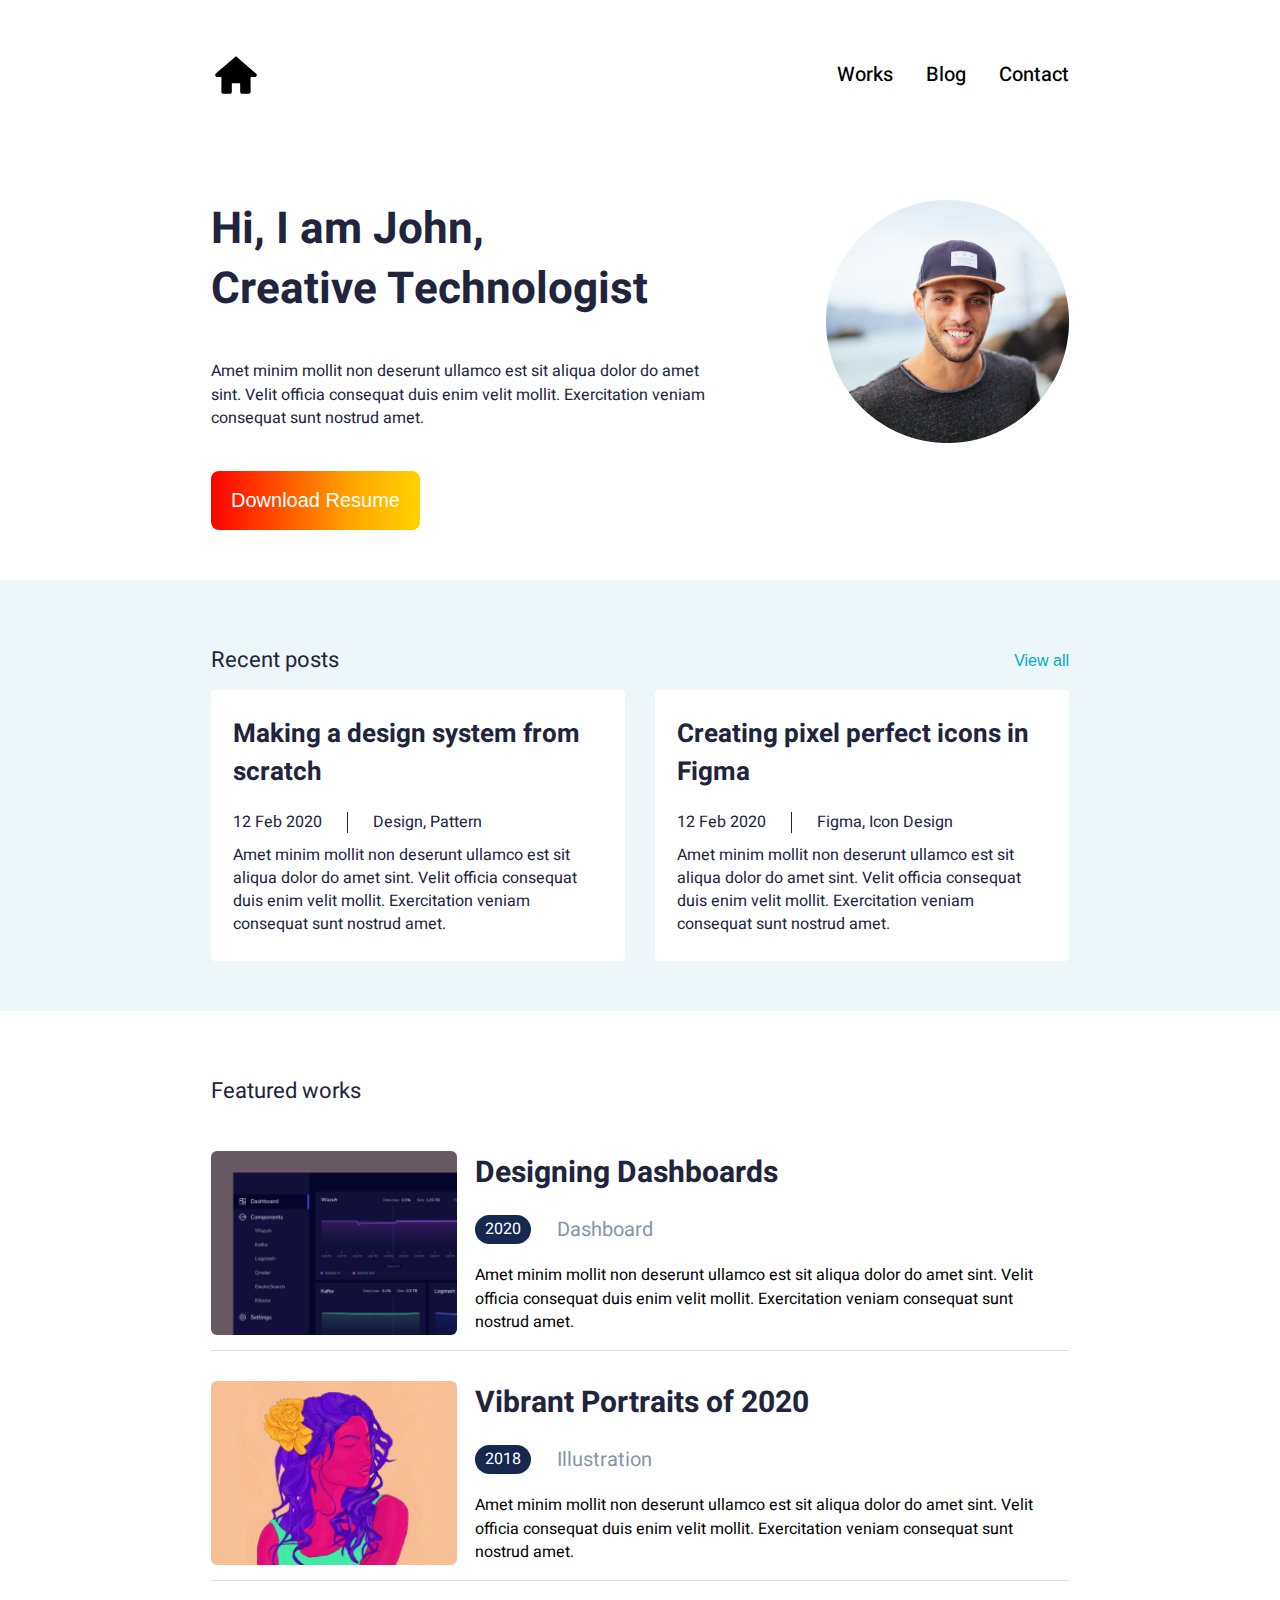
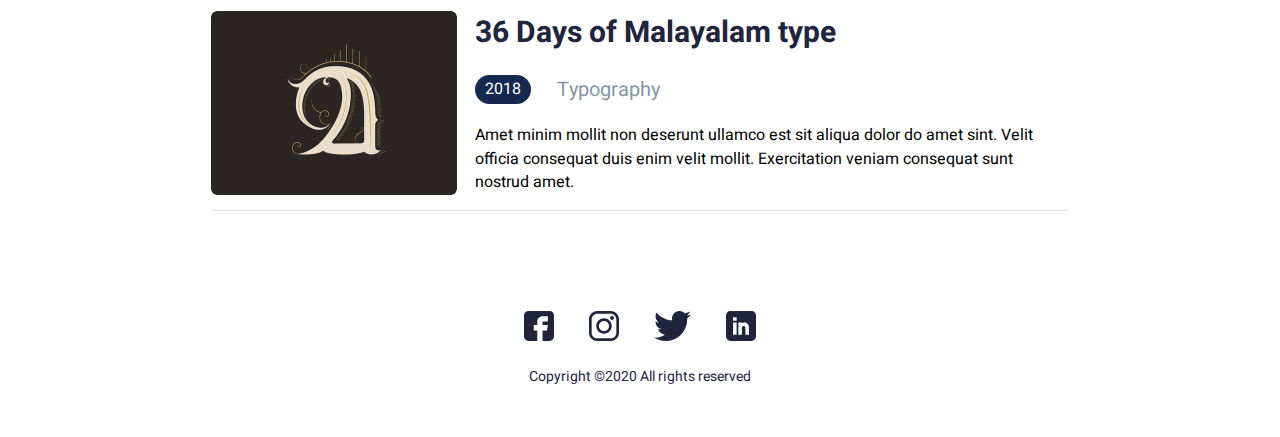
<file: index.html>
<!DOCTYPE html>
<html lang="en">

<head>
    <meta charset="UTF-8" />
    <meta name="viewport" content="width=device-width, initial-scale=1.0" />
    <title> John Teknology | Home</title>
    <link rel="stylesheet" href="css/style.css">
    <link rel="stylesheet" href="./css/font.css">
</head>

<body>
    <header class="header">
        <div class="header__container container">
            <a href="index.html"><img class="back__home" src="imges/icon/home.svg" alt="img"></a>
            <div id="mySidenav" class="sidenav">
                <a href="javascript:void(0)" class="closebtn" onclick="closeNav()">&times;</a>
                <a href="./pages/work.html">Works</a>
                <a href="pages/blog.html">Blog</a>
                <a href="pages/contact.html">Contact</a>
            </div>
            <span class="menubar" onclick="openNav()">&#9776;</span>
        </div>
        <div class="navigatia">
            <div class="navigatia__container container">
                <div class="navigatia-left">
                    <h1>Hi, I am John, Creative Technologist</h1>
                    <p>Amet minim mollit non deserunt ullamco est sit aliqua dolor do amet sint. Velit officia consequat
                        duis enim velit mollit. Exercitation veniam consequat sunt nostrud amet.</p>
                    <a href="imges/avatar.png" download><button>Download Resume</button></a>
                </div>
                <img src="imges/avatar.png" alt="img">

            </div>
        </div>
    </header>
    <main>
        <section class="recent">
            <div class="recent__container container">
                <div class="recent__top">
                    <h2>Recent posts</h2>
                    <a href="#"><button>View all</button></a>
                </div>
                <div class="recent__bottom">
                    <div class="recent__bottom-card">
                        <h3>Making a design system from scratch</h3>
                        <div class="recent__bottom-number">
                            <p>12 Feb 2020</p>
                            <p>Design, Pattern</p>
                        </div>
                        <p>Amet minim mollit non deserunt ullamco est sit aliqua dolor do amet sint. Velit officia
                            consequat duis enim velit mollit. Exercitation veniam consequat sunt nostrud amet.</p>
                    </div>
                    <div class="recent__bottom-card">
                        <h3>Creating pixel perfect icons in Figma</h3>
                        <div class="recent__bottom-number">
                            <p>12 Feb 2020</p>
                            <p>Figma, Icon Design</p>
                        </div>
                        <p>Amet minim mollit non deserunt ullamco est sit aliqua dolor do amet sint. Velit officia
                            consequat duis enim velit mollit. Exercitation veniam consequat sunt nostrud amet.</p>
                    </div>
                </div>
            </div>
        </section>
        <section class="featured">
            <div class="featured__container container">
                <h2>Featured works</h2>
                <div class="featured__bottom">
                    <div class="featured__card">
                        <img src="imges/featured_img_1.png" alt="img">

                        <div class="featured__card-right">
                            <a href="#">
                                <h3>Designing Dashboards</h3>
                            </a>
                            <div class="featured__card-num">
                                <p>2020</p>
                                <h6>Dashboard</h6>
                            </div>
                            <p>Amet minim mollit non deserunt ullamco est sit aliqua dolor do amet sint. Velit officia
                                consequat duis enim velit mollit. Exercitation veniam consequat sunt nostrud amet.</p>
                        </div>
                    </div>
                    <div class="featured__card">
                        <img src="imges/featured_img_2.png" alt="img">

                        <div class="featured__card-right">
                            <a href="#">
                                <h3>Vibrant Portraits of 2020</h3>
                            </a>
                            <div class="featured__card-num">
                                <p>2018</p>
                                <h6>Illustration</h6>
                            </div>
                            <p>Amet minim mollit non deserunt ullamco est sit aliqua dolor do amet sint. Velit officia
                                consequat duis enim velit mollit. Exercitation veniam consequat sunt nostrud amet.</p>
                        </div>
                    </div>
                    <div class="featured__card">
                        <img src="imges/featured_img_3.png" alt="img">

                        <div class="featured__card-right">
                            <a href="#">
                                <h3>36 Days of Malayalam type</h3>
                            </a>
                            <div class="featured__card-num">
                                <p>2018</p>
                                <h6>Typography</h6>
                            </div>
                            <p>Amet minim mollit non deserunt ullamco est sit aliqua dolor do amet sint. Velit officia
                                consequat duis enim velit mollit. Exercitation veniam consequat sunt nostrud amet.</p>
                        </div>
                    </div>
                </div>
            </div>
        </section>
    </main>
    <div class="footer">
        <div class="footer__container container">
            <nav class="footer__container">
                <ul class="sitenav__link">
                    <a href="#"><img src="./imges/icon/fb.svg" alt="img">
                    </a>
                    <a href="#"><img src="./imges/icon/insta.svg" alt="img">
                    </a>
                    <a href="#"><img src="./imges/icon/twitter.svg" alt="img">
                    </a>
                    <a href="#"><img src="./imges/icon/Linkedin.svg" alt="img">
                    </a>
                </ul>
                <p> Copyright ©2020 All rights reserved </p>
            </nav>
        </div>
    </div>
    <script src="js/app.js"></script>
</body>

</html>
</file>
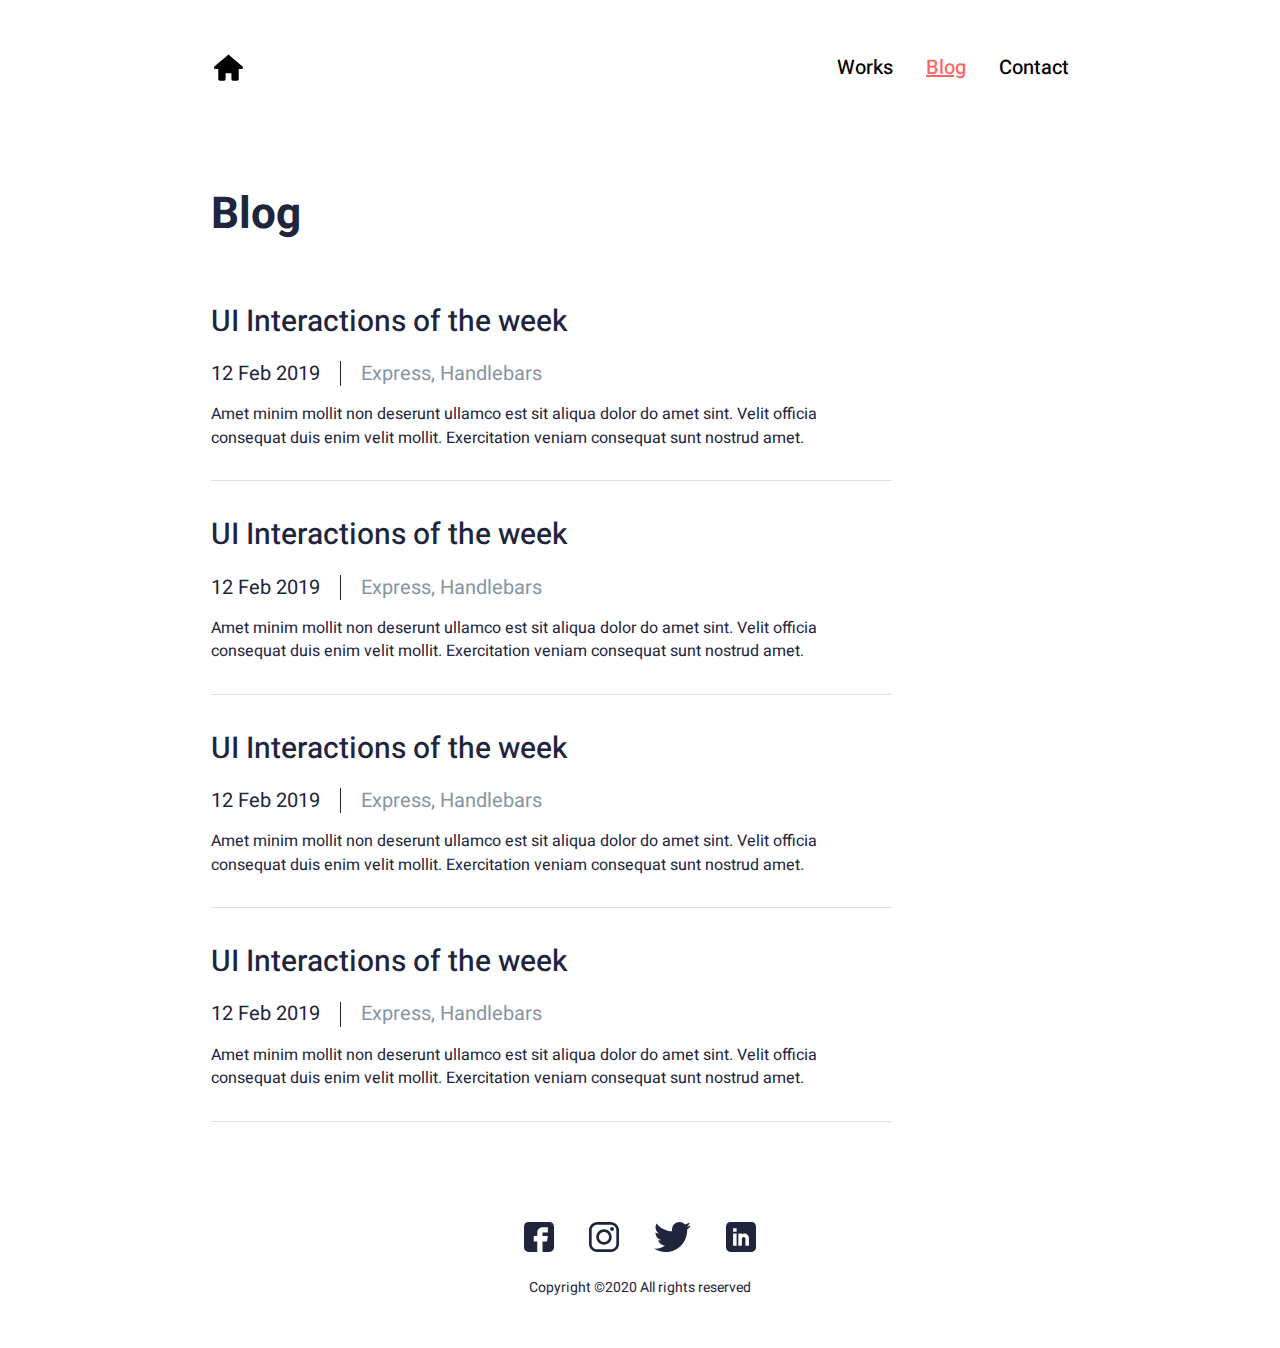
<file: pages/blog.html>
<!DOCTYPE html>
<html lang="en">

<head>
    <meta charset="UTF-8">
    <meta name="viewport" content="width=device-width, initial-scale=1.0">
    <title>John Teknology | Blog</title>
    <link rel="stylesheet" href="../css/blog.css">
    <link rel="stylesheet" href="../css/font.css">
</head>

<body>
    <header class="header">
        <div class="header__container container">
            <a href="../index.html"><img class="back__home" src="../imges/icon/home.svg" alt="img"></a>
            <div id="mySidenav" class="sidenav">
                <a href="javascript:void(0)" class="closebtn" onclick="closeNav()">&times;</a>
                <a href="../pages/work.html">Works</a>
                <a style="color: #FF6464; text-decoration: underline; " href="../pages/blog.html">Blog</a>
                <a href="contact.html">Contact</a>
            </div>
            <span class="menubar" onclick="openNav()">&#9776;</span>
        </div>
    </header>
    <main>
        <section class="blog">
            <div class="blog__container container">
                <h2>Blog</h2>
                <div class="blog__bottom">
                    <div class="blog__card">
                        <a href="#">
                            <h3>UI Interactions of the week</h3>
                        </a>
                        <div class="blog__num">
                            <h5>12 Feb 2019</h5>
                            <h6>Express, Handlebars</h6>
                        </div>
                        <p>Amet minim mollit non deserunt ullamco est sit aliqua dolor do amet sint. Velit officia
                            consequat duis enim velit mollit. Exercitation veniam consequat sunt nostrud amet.</p>
                    </div>
                    <div class="blog__card">
                        <a href="#">
                            <h3>UI Interactions of the week</h3>
                        </a>
                        <div class="blog__num">
                            <h5>12 Feb 2019</h5>
                            <h6>Express, Handlebars</h6>
                        </div>
                        <p>Amet minim mollit non deserunt ullamco est sit aliqua dolor do amet sint. Velit officia
                            consequat duis enim velit mollit. Exercitation veniam consequat sunt nostrud amet.</p>
                    </div>
                    <div class="blog__card">
                        <a href="#">
                            <h3>UI Interactions of the week</h3>
                        </a>
                        <div class="blog__num">
                            <h5>12 Feb 2019</h5>
                            <h6>Express, Handlebars</h6>
                        </div>
                        <p>Amet minim mollit non deserunt ullamco est sit aliqua dolor do amet sint. Velit officia
                            consequat duis enim velit mollit. Exercitation veniam consequat sunt nostrud amet.</p>
                    </div>
                    <div class="blog__card">
                        <a href="#">
                            <h3>UI Interactions of the week</h3>
                        </a>
                        <div class="blog__num">
                            <h5>12 Feb 2019</h5>
                            <h6>Express, Handlebars</h6>
                        </div>
                        <p>Amet minim mollit non deserunt ullamco est sit aliqua dolor do amet sint. Velit officia
                            consequat duis enim velit mollit. Exercitation veniam consequat sunt nostrud amet.</p>
                    </div>
                </div>
            </div>
        </section>
    </main>
    <div class="footer">
        <div class="footer__container container">
            <nav class="footer__container">
                <ul class="sitenav__link">
                    <a href="#"><img src="../imges/icon/fb.svg" alt="img">
                    </a>
                    <a href="#"><img src="../imges/icon/insta.svg" alt="img">
                    </a>
                    <a href="#"><img src="../imges/icon/twitter.svg" alt="img">
                    </a>
                    <a href="#"><img src="../imges/icon/Linkedin.svg" alt="img">
                    </a>
                </ul>
                <p> Copyright ©2020 All rights reserved </p>
            </nav>
        </div>
    </div>
    <script src="../js/app.js"></script>
</body>

</html>
</file>
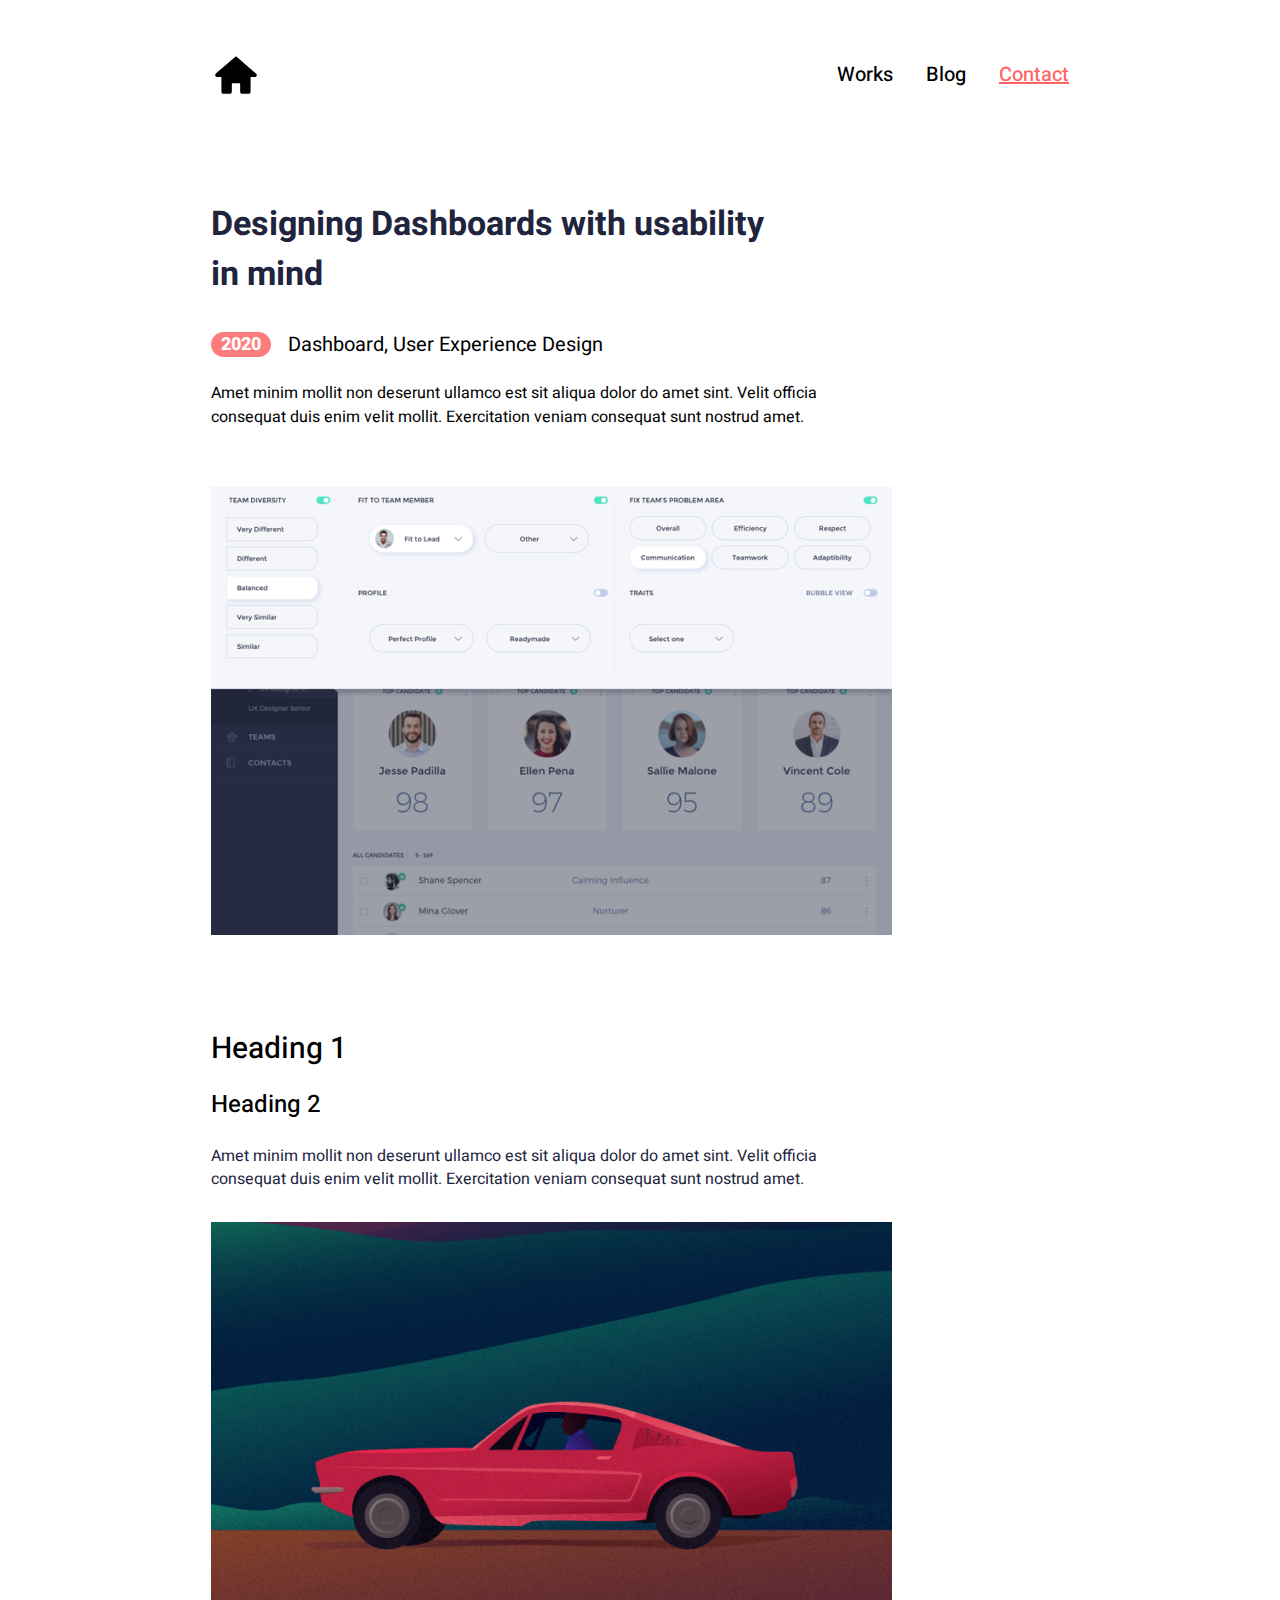
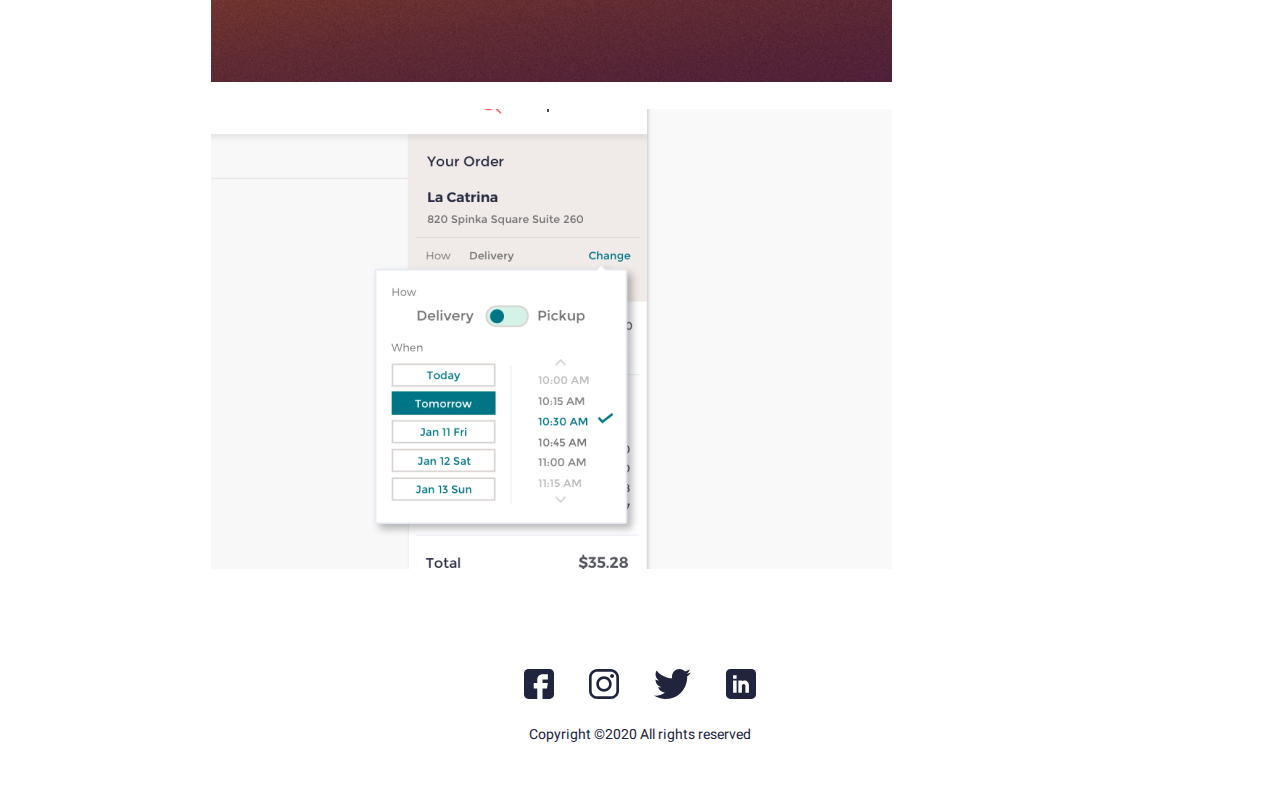
<file: pages/contact.html>
<!DOCTYPE html>
<html lang="en">

<head>
    <meta charset="UTF-8">
    <meta name="viewport" content="width=device-width, initial-scale=1.0">
    <title>John Teknology | Contact</title>
    <link rel="stylesheet" href="../css/contact.css">
    <link rel="stylesheet" href="../css/font.css">
</head>

<body>
    <header class="header">
        <div class="header__container container">
            <a href="../index.html"><img class="back__home" src="../imges/icon/home.svg" alt="img"></a>
            <div id="mySidenav" class="sidenav">
                <a href="javascript:void(0)" class="closebtn" onclick="closeNav()">&times;</a>
                <a href="../pages/work.html">Works</a>
                <a href="../pages/blog.html">Blog</a>
                <a style="color: #FF6464; text-decoration: underline; " href="contact.html">Contact</a>
            </div>
            <span class="menubar" onclick="openNav()">&#9776;</span>
        </div>
    </header>
    <main>
        <section class="dashboard">
            <div class="dashboard__container container">
                <h2>Designing Dashboards with usability in mind</h2>
                <div class="dashboard__year">
                    <h5>2020</h5>
                    <a href="#img1">
                        <h6>Dashboard, User Experience Design</h6>
                    </a>
                </div>
                <p>Amet minim mollit non deserunt ullamco est sit aliqua dolor do amet sint. Velit officia consequat
                    duis enim velit mollit. Exercitation veniam consequat sunt nostrud amet.</p>
                <img id="img1" src="../imges/rectangle 1.png" alt="img">

            </div>
        </section>
        <section class="headings">
            <div class="headings__container container">
                <a href="#img2">
                    <h3>Heading 1</h3>
                </a>
                <a href="#img3">
                    <h4>Heading 2</h4>
                </a>
                <p>Amet minim mollit non deserunt ullamco est sit aliqua dolor do amet sint. Velit officia consequat
                    duis enim velit mollit. Exercitation veniam consequat sunt nostrud amet.</p>
                <img id="img2" src="../imges/rectangle 2.png" alt="img">
                <img id="img3" class="img2" src="../imges/rectangle 3.png" alt="img">
            </div>
        </section>
    </main>
    <div class="footer">
        <div class="footer__container container">
            <nav class="footer__container">
                <ul class="sitenav__link">
                    <a href="#"><img src="../imges/icon/fb.svg" alt="img">
                    </a>
                    <a href="#"><img src="../imges/icon/insta.svg" alt="img">
                    </a>
                    <a href="#"><img src="../imges/icon/twitter.svg" alt="img">
                    </a>
                    <a href="#"><img src="../imges/icon/Linkedin.svg" alt="img">
                    </a>
                </ul>
                <p> Copyright ©2020 All rights reserved </p>
            </nav>
        </div>
    </div>
    <script src="../js/app.js"></script>
</body>

</html>
</file>
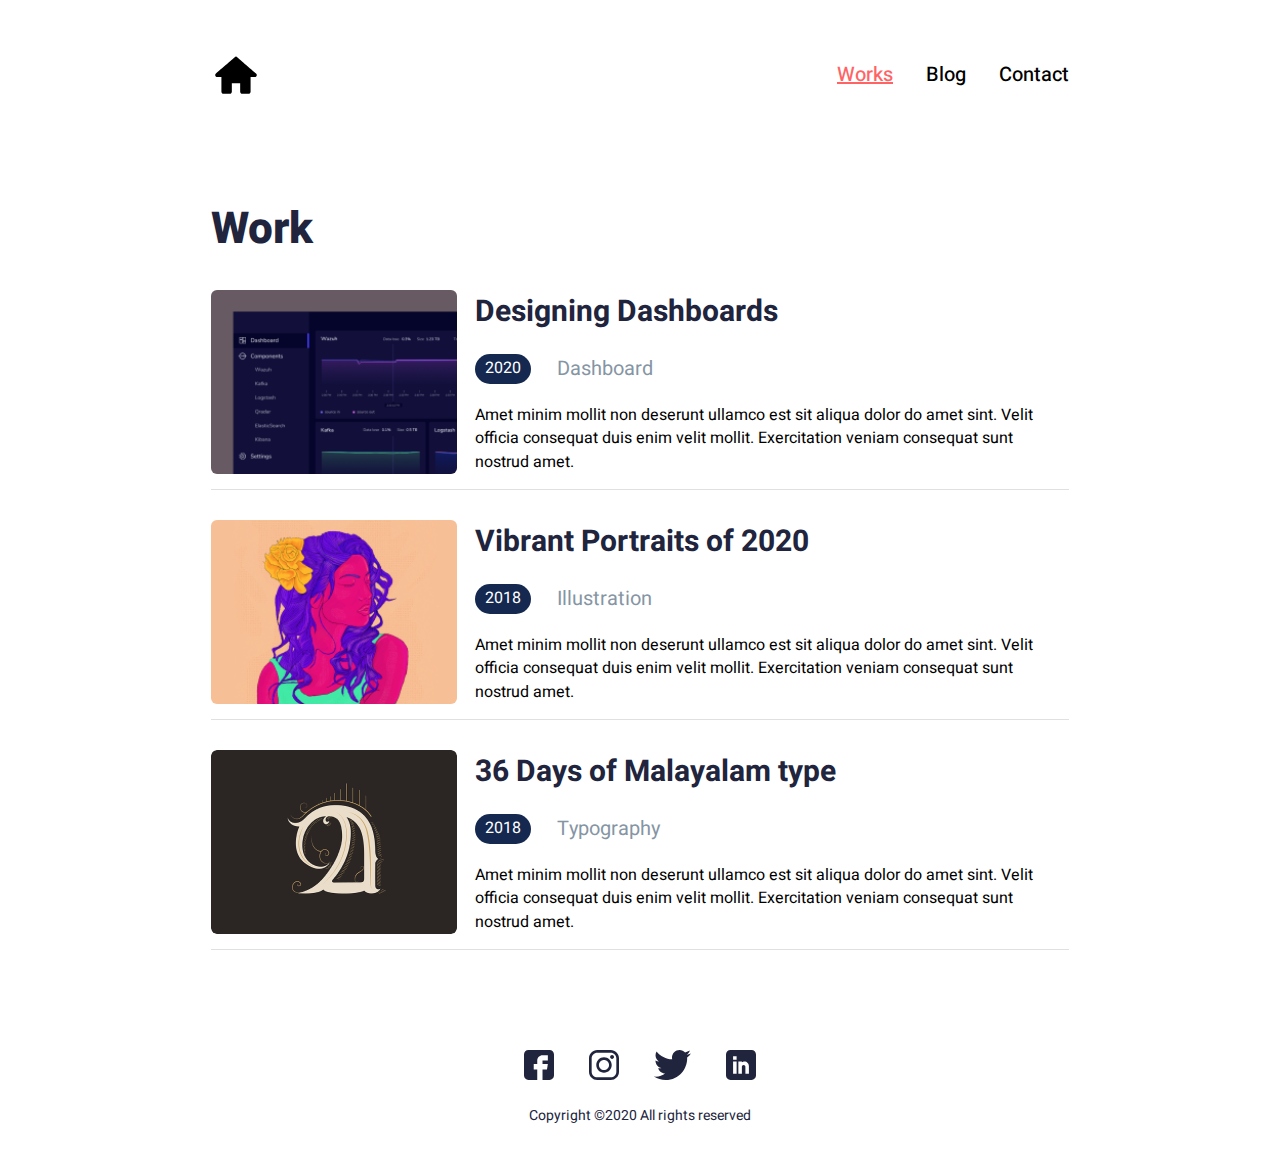
<file: pages/work.html>
<!DOCTYPE html>
<html lang="en">

<head>
    <meta charset="UTF-8">
    <meta name="viewport" content="width=device-width, initial-scale=1.0">
    <title>John Teknology | Works</title>
    <link rel="stylesheet" href="../css/work.css">
    <link rel="stylesheet" href="../css/font.css">
</head>

<body>
    <header class="header">
        <div class="header__container container">
            <a href="../index.html"><img class="back__home" src="../imges/icon/home.svg" alt="img"></a>
            <div id="mySidenav" class="sidenav">
                <a href="javascript:void(0)" class="closebtn" onclick="closeNav()">&times;</a>
                <a style="color: #FF6464; text-decoration: underline; " href="../pages/work.html">Works</a>
                <a href="../pages/blog.html">Blog</a>
                <a href="contact.html">Contact</a>
            </div>
            <span class="menubar" onclick="openNav()">&#9776;</span>
        </div>
    </header>
    <main>
        <section class="featured">
            <div class="featured__container container">
                <h2>Work</h2>
                <div class="featured__bottom">
                    <div class="featured__card">
                        <img src="../imges/featured_img_1.png" alt="img">

                        <div class="featured__card-right">
                            <a href="#">
                                <h3>Designing Dashboards</h3>
                            </a>
                            <div class="featured__card-num">
                                <p>2020</p>
                                <h6>Dashboard</h6>
                            </div>
                            <p>Amet minim mollit non deserunt ullamco est sit aliqua dolor do amet sint. Velit officia
                                consequat duis enim velit mollit. Exercitation veniam consequat sunt nostrud amet.</p>
                        </div>
                    </div>
                    <div class="featured__card">
                        <img src="../imges/featured_img_2.png" alt="img">

                        <div class="featured__card-right">
                            <a href="#">
                                <h3>Vibrant Portraits of 2020</h3>
                            </a>
                            <div class="featured__card-num">
                                <p>2018</p>
                                <h6>Illustration</h6>
                            </div>
                            <p>Amet minim mollit non deserunt ullamco est sit aliqua dolor do amet sint. Velit officia
                                consequat duis enim velit mollit. Exercitation veniam consequat sunt nostrud amet.</p>
                        </div>
                    </div>
                    <div class="featured__card">
                        <img src="../imges/featured_img_3.png" alt="img">

                        <div class="featured__card-right">
                            <a href="#">
                                <h3>36 Days of Malayalam type</h3>
                            </a>
                            <div class="featured__card-num">
                                <p>2018</p>
                                <h6>Typography</h6>
                            </div>
                            <p>Amet minim mollit non deserunt ullamco est sit aliqua dolor do amet sint. Velit officia
                                consequat duis enim velit mollit. Exercitation veniam consequat sunt nostrud amet.</p>
                        </div>
                    </div>
                </div>
            </div>
        </section>
    </main>
    <div class="footer">
        <div class="footer__container container">
            <nav class="footer__container">
                <ul class="sitenav__link">
                    <a href="#"><img src="../imges/icon/fb.svg" alt="img">
                    </a>
                    <a href="#"><img src="../imges/icon/insta.svg" alt="img">
                    </a>
                    <a href="#"><img src="../imges/icon/twitter.svg" alt="img">
                    </a>
                    <a href="#"><img src="../imges/icon/Linkedin.svg" alt="img">
                    </a>
                </ul>
                <p> Copyright ©2020 All rights reserved </p>
            </nav>
        </div>
    </div>
    <script src="../js/app.js"></script>
</body>

</html>
</file>
<file: css/style.css>
* {
    padding: 0;
    margin: 0;
    box-sizing: border-box;
}

::selection {
    color: #fff;
    background: #142850;
}

html {
    font-size: 62.5%;
    height: 100%;
    scroll-behavior: smooth;
}

body {
    font-family: "Heebo";
    height: 100%;
    display: flex;
    flex-direction: column;
    font-size: 16px;
    line-height: 15px;
}

ul,
ol {
    list-style: none;
}

a {
    display: inline-block;
    text-decoration: none;
}

img {
    display: flex;
    object-fit: cover;
    transition: 0.3s ease-in-out;
    cursor: no-drop;
}

img:hover {
    transform: scale(1.1);
}

.container {
    max-width: 958px;
    width: 100%;
    margin-left: auto;
    margin-right: auto;
    padding-left: 20px;
    padding-right: 20px;
    padding-left: 50px;
    padding: 50px;
}

main {
    flex-grow: 1;
}

.header__container {
    display: flex;
    justify-content: space-between;
    align-items: center;
    width: 100%;
    margin-left: auto;
    margin-right: auto;
    padding-left: 20px;
    padding-right: 20px;
    padding-left: 50px;
    padding: 50px;
}

.navigatia__container {
    display: flex;
    justify-content: space-between;
    column-gap: 15px;
}

.back__home {
    width: 50px;
    cursor: pointer;
}

.navigatia-left {
    max-width: 497px;
    display: flex;
    flex-direction: column;
    row-gap: 40px;
}

.navigatia-left h1 {
    max-width: 446px;
    font-size: 44px;
    font-weight: 700;
    line-height: 60px;
    color: #21243D;
}

.navigatia-left p {
    max-width: 497px;
    font-size: 16px;
    font-weight: 400;
    line-height: 23.5px;
    color: #21243D;
}

.navigatia-left button {
    padding: 15px 20px;
    max-width: 280px;
    transition: all 1s;
    font-size: 20px;
    font-weight: 500;
    line-height: 29px;
    color: #fff;
    cursor: pointer;
    background: linear-gradient(90deg, red, orange, yellow, green, blue, indigo, violet);
    background-size: 400%;
    border: none;
    border-radius: 8px;
    cursor: pointer;
    animation: rainbow 10s infinite linear;
}

@keyframes rainbow {
    0% {
        background-position: 0%;
    }

    100% {
        background-position: 400%;
    }
}

.navigatia-left button:active {
    transition: 0.3s;
    transform: scale(0.9);
}

.navigatia__container img {
    max-width: 243px;
    height: 243px;
}

.navigatia__container img:hover {
    transform: rotate(-10deg);
    filter: grayscale(120%);
}

.footer__container {
    display: flex;
    flex-direction: column;
    align-items: center;
    row-gap: 26px;
}

.footer__container p {
    max-width: 222px;
    font-size: 14px;
    font-weight: 400;
    line-height: 20px;
    color: #21243D;
}

.sidenav {
    display: flex;
    align-items: center;
    column-gap: 33px;
}

a {
    font-size: 20px;
    font-weight: 500;
    line-height: 29.38px;
    color: #000;
}

a:hover {
    color: #8695A4;
    text-decoration: underline;
}

.closebtn {
    display: none;
}

.menubar {
    cursor: pointer;
    font-style: 30px;
    display: none;
}

.recent {
    display: flex;
    flex-direction: column;
    row-gap: 22px;
    background-color: #EDF7FA;
}

.recent__top {
    display: flex;
    justify-content: space-between;
    align-items: center;
}

.recent__top h2 {
    max-width: 129px;
    font-size: 22px;
    font-weight: 400;
    line-height: 60px;
    color: #21243D;
}

.recent__top button {
    max-width: 208px;
    font-size: 16px;
    font-weight: 400;
    line-height: 23px;
    color: #00A8CC;
    background: none;
    border: none;
    cursor: pointer;
    transition: 0.3s;
}

.recent__top button:hover {
    color: #21243D;
}

.recent__bottom {
    display: flex;
    justify-content: space-between;
    align-items: center;
    column-gap: 30px;
}

.recent__bottom-card {
    max-width: 418px;
    border-radius: 4px;
    display: flex;
    flex-direction: column;
    padding: 25px 22px;
    background-color: #fff;
}

.recent__bottom-card h3 {
    max-width: 374px;
    font-size: 26px;
    font-weight: 700;
    line-height: 38px;
    color: #21243D;
}

.recent__bottom-number {
    display: flex;
    align-items: center;
    column-gap: 25px;
    margin-top: 20px;
    margin-bottom: 10px;
}

.recent__bottom-number p {
    display: flex;
    align-items: center;
    font-size: 18px;
    font-weight: 400;
    line-height: 26px;
    color: #21243D;
}

.recent__bottom-number p:nth-child(2) {
    border-left: 1px solid #21243D;
    padding-left: 25px;
    height: 21px;
}

.recent__bottom-card p {
    max-width: 368px;
    font-family: "Heebo";
    font-size: 16px;
    font-weight: 400;
    line-height: 23px;
    color: #21243D;
}

.sitenav__link {
    display: flex;
    align-items: center;
    column-gap: 35px;
}

.sitenav__link a img:hover {
    transform: translateY(-7px);
    cursor: pointer;
}

.featured__container {
    display: flex;
    flex-direction: column;
    row-gap: 30px;
}

.featured__container h2 {
    font-size: 22px;
    font-weight: 400;
    line-height: 60px;
    color: #21243D;
}

.featured__bottom {
    display: flex;
    flex-direction: column;
    row-gap: 30px;
}

.featured__card {
    padding-bottom: 15px;
    border-bottom: 1px solid #E0E0E0;
    display: flex;
    gap: 18px;
}

.featured__card img {
    max-width: 246px;
    border-radius: 6px;
}

.featured__card-right {
    display: flex;
    flex-direction: column;
    row-gap: 20px;
}

.featured__card-right h3 {
    max-width: 365px;
    font-size: 30px;
    font-weight: 700;
    line-height: 44px;
    color: #21243D;
}

.featured__card-num {
    display: flex;
    align-items: center;
    column-gap: 26px;
}

.featured__card-num p {
    max-width: 62px;
    font-size: 18px;
    font-weight: 900;
    color: #fff;
    background-color: #142850;
    padding: 3px 10px;
    border-radius: 16px;
    margin: 0;
}

.featured__card-num h6 {
    font-size: 20px;
    font-weight: 400;
    line-height: 29.38px;
    color: #8695A4;
}

.featured__card-right p {
    max-width: 594px;
    font-size: 16px;
    font-weight: 400;
    line-height: 23.5px;
}

@media screen and (max-width:794px) {
    .navigatia-left {
        row-gap: 20px;
    }

    .navigatia-left h1 {
        font-size: 37px;
        line-height: 40px;
    }

    .recent__bottom-card h3 {
        font-size: 21px;
        line-height: 33px;
    }

    .recent__bottom-number {
        display: flex;
        column-gap: 23px;
    }

    .recent__bottom-number p {
        font-size: 11px;
        line-height: 1.1;
    }

    .sidenav {
        display: block;
        height: 100%;
        width: 250px;
        position: fixed;
        z-index: 1;
        top: 0;
        right: 0;
        overflow-x: hidden;
        padding-top: 60px;
        transition: 0.3s;
        background-color: #8695A4;
        backdrop-filter: blur(5px) brightness(80%);
    }

    .sidenav a {
        padding: 8px 8px 8px 32px;
        text-decoration: none;
        color: #142850;
        display: block;
    }

    .sidenav .closebtn {
        position: absolute;
        top: 0;
        right: 25px;
        font-size: 36px;
        margin-left: 50px;
    }

    .menubar {
        display: block;
        font-size: 30px;
    }

    .featured__card-right h3 {
        font-size: 25px;
        line-height: 33px;
    }
}

@media screen and (max-width:587px) {
    .sidenav {
        padding-top: 15px;
    }

    .sidenav a {
        font-size: 18px;
    }

    .navigatia__container {
        display: flex;
        flex-direction: column-reverse;
        align-items: center;
        row-gap: 34px;
    }

    .navigatia-left {
        display: flex;
        flex-direction: column;
        align-items: center;
        text-align: center;
    }

    .recent {
        display: flex;
        flex-direction: column;
        align-items: center;
    }

    .recent__top {
        display: flex;
        flex-direction: column;
        margin-bottom: 20px;
    }

    .recent__bottom {
        display: flex;
        flex-direction: column;
        row-gap: 17px;
    }

    .recent__bottom-card {
        padding: 12px 15px;
    }

    .recent__bottom-card h3 {
        font-size: 22px;
    }

    .sitenav__link {
        display: flex;
        column-gap: 25px;
    }

    .featured__container {
        display: flex;
        flex-direction: column;
        align-items: center;
    }

    .featured__card {
        max-width: 344px;
        display: flex;
        flex-direction: column;
        row-gap: 17px;
    }

    .featured__card img {
        max-width: 339px;
    }

    .featured__card-right {
        display: flex;
        flex-direction: column;
        row-gap: 0;
    }

    .featured__card-num {
        margin-top: 16px;
        margin-bottom: 25px;
    }
}
</file>
<file: css/font.css>
/* heebo-200 - latin */

@font-face {
    font-display: swap;
    /* Check https://developer.mozilla.org/en-US/docs/Web/CSS/@font-face/font-display for other options. */
    font-family: 'Heebo';
    font-style: normal;
    font-weight: 200;
    src: url('../fonts/heebo-v26-latin-200.woff2') format('woff2');
    /* Chrome 36+, Opera 23+, Firefox 39+, Safari 12+, iOS 10+ */
}


/* heebo-300 - latin */

@font-face {
    font-display: swap;
    /* Check https://developer.mozilla.org/en-US/docs/Web/CSS/@font-face/font-display for other options. */
    font-family: 'Heebo';
    font-style: normal;
    font-weight: 300;
    src: url('../fonts/heebo-v26-latin-300.woff2') format('woff2');
    /* Chrome 36+, Opera 23+, Firefox 39+, Safari 12+, iOS 10+ */
}


/* heebo-regular - latin */

@font-face {
    font-display: swap;
    /* Check https://developer.mozilla.org/en-US/docs/Web/CSS/@font-face/font-display for other options. */
    font-family: 'Heebo';
    font-style: normal;
    font-weight: 400;
    src: url('../fonts/heebo-v26-latin-regular.woff2') format('woff2');
    /* Chrome 36+, Opera 23+, Firefox 39+, Safari 12+, iOS 10+ */
}


/* heebo-500 - latin */

@font-face {
    font-display: swap;
    /* Check https://developer.mozilla.org/en-US/docs/Web/CSS/@font-face/font-display for other options. */
    font-family: 'Heebo';
    font-style: normal;
    font-weight: 500;
    src: url('../fonts/heebo-v26-latin-500.woff2') format('woff2');
    /* Chrome 36+, Opera 23+, Firefox 39+, Safari 12+, iOS 10+ */
}


/* heebo-600 - latin */

@font-face {
    font-display: swap;
    /* Check https://developer.mozilla.org/en-US/docs/Web/CSS/@font-face/font-display for other options. */
    font-family: 'Heebo';
    font-style: normal;
    font-weight: 600;
    src: url('../fonts/heebo-v26-latin-600.woff2') format('woff2');
    /* Chrome 36+, Opera 23+, Firefox 39+, Safari 12+, iOS 10+ */
}


/* heebo-700 - latin */

@font-face {
    font-display: swap;
    /* Check https://developer.mozilla.org/en-US/docs/Web/CSS/@font-face/font-display for other options. */
    font-family: 'Heebo';
    font-style: normal;
    font-weight: 700;
    src: url('../fonts/heebo-v26-latin-700.woff2') format('woff2');
    /* Chrome 36+, Opera 23+, Firefox 39+, Safari 12+, iOS 10+ */
}


/* heebo-800 - latin */

@font-face {
    font-display: swap;
    /* Check https://developer.mozilla.org/en-US/docs/Web/CSS/@font-face/font-display for other options. */
    font-family: 'Heebo';
    font-style: normal;
    font-weight: 800;
    src: url('../fonts/heebo-v26-latin-800.woff2') format('woff2');
    /* Chrome 36+, Opera 23+, Firefox 39+, Safari 12+, iOS 10+ */
}
</file>
<file: css/blog.css>
* {
    padding: 0;
    margin: 0;
    box-sizing: border-box;
}

::selection {
    color: #FF6464;
    background: #00A8CC;
}

html {
    font-size: 62.5%;
    height: 100%;
    scroll-behavior: smooth;
}

body {
    font-family: "Heebo";
    height: 100%;
    display: flex;
    flex-direction: column;
    font-size: 16px;
    line-height: 15px;
}

ul,
ol {
    list-style: none;
}

a {
    display: inline-block;
    text-decoration: none;
}

img {
    display: flex;
    object-fit: cover;
    transition: 0.3s ease-in-out;
    cursor: no-drop;
}

img:hover {
    transform: scale(1.1);
}

.container {
    max-width: 958px;
    width: 100%;
    margin-left: auto;
    margin-right: auto;
    padding-left: 20px;
    padding-right: 20px;
    padding-left: 50px;
    padding: 50px;
}

main {
    flex-grow: 1;
}

.header__container {
    display: flex;
    justify-content: space-between;
    align-items: center;
    width: 100%;
    margin-left: auto;
    margin-right: auto;
    padding-left: 20px;
    padding-right: 20px;
    padding-left: 50px;
    padding: 50px;
}

.back__home {
    width: 35px;
    cursor: pointer;
}

.sidenav {
    display: flex;
    align-items: center;
    column-gap: 33px;
}

a {
    font-size: 20px;
    font-weight: 500;
    line-height: 29.38px;
    color: #000;
}

a:hover {
    color: #8695A4;
    text-decoration: underline;
}

.closebtn {
    display: none;
}

.menubar {
    cursor: pointer;
    font-style: 30px;
    display: none;
}

.blog__container {
    display: flex;
    flex-direction: column;
    row-gap: 55px;
}

.blog__container h2 {
    max-width: 156px;
    font-size: 44px;
    font-weight: 700;
    line-height: 60px;
    color: #21243D;
}

.blog__bottom {
    display: flex;
    flex-direction: column;
    row-gap: 32px;
}

.blog__card {
    max-width: 681px;
    display: flex;
    flex-direction: column;
    row-gap: 15px;
    border-bottom: 1px solid #E0E0E0;
    padding-bottom: 30px;
}

.blog__card h3 {
    max-width: 682px;
    font-size: 30px;
    font-weight: 500;
    line-height: 44.06px;
    color: #21243D;
}

.blog__num {
    display: flex;
    align-items: center;
    column-gap: 20px;
}

.blog__num h5 {
    font-size: 20px;
    font-weight: 400;
    line-height: 29.38px;
    color: #21243D;
}

.blog__num h6 {
    font-size: 20px;
    font-weight: 400;
    line-height: 29.38px;
    color: #8695A4;
    padding-left: 20px;
    border-left: 1px solid #21243D;
    height: 25px;
    display: flex;
    align-items: center;
}

.blog__card p {
    max-width: 682px;
    font-size: 16px;
    font-weight: 400;
    line-height: 23.5px;
    color: #21243D;
}

.footer__container {
    display: flex;
    flex-direction: column;
    align-items: center;
    row-gap: 26px;
}

.footer__container p {
    max-width: 222px;
    font-size: 14px;
    font-weight: 400;
    line-height: 20px;
    color: #21243D;
}

.sitenav__link {
    display: flex;
    align-items: center;
    column-gap: 35px;
}

.sitenav__link a img:hover {
    transform: translateY(-7px);
    cursor: pointer;
}

@media screen and (max-width:794px) {
    .sidenav {
        display: block;
        height: 100%;
        width: 250px;
        position: fixed;
        z-index: 1;
        top: 0;
        right: 0;
        overflow-x: hidden;
        padding-top: 60px;
        transition: 0.3s;
        background-color: #8695A4;
        backdrop-filter: blur(5px) brightness(80%);
    }

    .sidenav a {
        padding: 8px 8px 8px 32px;
        text-decoration: none;
        color: #142850;
        display: block;
    }

    .sidenav .closebtn {
        position: absolute;
        top: 0;
        right: 25px;
        font-size: 36px;
        margin-left: 50px;
    }

    .menubar {
        display: block;
        font-size: 30px;
    }
}

@media screen and (max-width:587px) {
    .sidenav {
        padding-top: 15px;
    }

    .sidenav a {
        font-size: 18px;
    }

    .blog__container {
        display: flex;
        flex-direction: column;
        row-gap: 18px;
    }

    .blog__container h2 {
        font-size: 30px;
        line-height: 60px;
    }

    .blog__card h3 {
        font-size: 26px;
        line-height: 38px;
    }

    .blog__num h5 {
        font-size: 16px;
        line-height: 23px;
    }

    .blog__num h6 {
        font-size: 16px;
        line-height: 23px;
    }

    .sitenav__link {
        display: flex;
        column-gap: 25px;
    }
}
</file>
<file: css/contact.css>
* {
    padding: 0;
    margin: 0;
    box-sizing: border-box;
}

::selection {
    color: #fff;
    background: #142850;
}

html {
    font-size: 62.5%;
    height: 100%;
    scroll-behavior: smooth;
}

body {
    font-family: "Heebo";
    height: 100%;
    display: flex;
    flex-direction: column;
    font-size: 16px;
    line-height: 15px;
    color: #21243D;
}

ul,
ol {
    list-style: none;
}

a {
    display: inline-block;
    text-decoration: none;
}

img {
    display: flex;
    object-fit: cover;
    transition: 0.3s ease-in-out;
}

.container {
    max-width: 958px;
    width: 100%;
    margin-left: auto;
    margin-right: auto;
    padding-left: 20px;
    padding-right: 20px;
    padding-left: 50px;
    padding: 50px;
}

main {
    flex-grow: 1;
}

.header__container {
    display: flex;
    justify-content: space-between;
    align-items: center;
    width: 100%;
    margin-left: auto;
    margin-right: auto;
    padding-left: 20px;
    padding-right: 20px;
    padding-left: 50px;
    padding: 50px;
}

.back__home {
    width: 50px;
    cursor: pointer;
}

.sidenav {
    display: flex;
    align-items: center;
    column-gap: 33px;
}

a {
    font-size: 20px;
    font-weight: 500;
    line-height: 29.38px;
    color: #000;
}

a:hover {
    color: #8695A4;
    text-decoration: underline;
}

.closebtn {
    display: none;
}

.menubar {
    cursor: pointer;
    font-style: 30px;
    display: none;
}

.dashboard__container {
    display: flex;
    flex-direction: column;
}

.dashboard__container h2 {
    max-width: 555px;
    font-size: 34px;
    font-weight: 700;
    line-height: 49.94px;
}

.dashboard__year {
    display: flex;
    align-items: center;
    column-gap: 17px;
    margin-top: 30px;
    margin-bottom: 23px;
}

.dashboard__year h5 {
    max-width: 62px;
    font-size: 18px;
    font-weight: 900;
    color: #fff;
    padding: 5px 10px;
    border-radius: 16px;
    background-color: #FF7C7C;
}

.dashboard__year h6 {
    max-width: 374px;
    font-size: 20px;
    font-weight: 400;
    line-height: 29.38px;
}

.dashboard__container p {
    max-width: 681px;
    font-size: 16px;
    font-weight: 400;
    line-height: 23.5px;
    color: #000;
    margin-bottom: 46px;
}

.dashboard__container img {
    max-width: 681px;
}

.headings__container {
    display: flex;
    flex-direction: column;
}

.headings__container h3 {
    max-width: 506px;
    font-size: 30px;
    font-weight: 500;
}

.headings__container h4 {
    max-width: 506px;
    font-size: 24px;
    font-weight: 500;
    line-height: 80px;
}

.headings__container p {
    max-width: 677px;
    font-size: 16px;
    font-weight: 400;
    line-height: 23.5px;
    margin-bottom: 30px;
}

.headings__container img {
    max-width: 681px;
}

.img2 {
    margin-top: 27px;
}

.footer__container {
    display: flex;
    flex-direction: column;
    align-items: center;
    row-gap: 26px;
}

.footer__container p {
    max-width: 222px;
    font-size: 14px;
    font-weight: 400;
    line-height: 20px;
    color: #21243D;
}

.sitenav__link {
    display: flex;
    align-items: center;
    column-gap: 35px;
}

.sitenav__link a img:hover {
    transform: translateY(-7px);
    cursor: pointer;
}

@media screen and (max-width:794px) {
    .sidenav {
        display: block;
        height: 100%;
        width: 250px;
        position: fixed;
        z-index: 1;
        top: 0;
        right: 0;
        overflow-x: hidden;
        padding-top: 60px;
        transition: 0.3s;
        background-color: #8695A4;
        backdrop-filter: blur(5px) brightness(80%);
    }

    .sidenav a {
        padding: 8px 8px 8px 32px;
        text-decoration: none;
        color: #142850;
        display: block;
    }

    .sidenav .closebtn {
        position: absolute;
        top: 0;
        right: 25px;
        font-size: 36px;
        margin-left: 50px;
    }

    .menubar {
        display: block;
        font-size: 30px;
    }
}

@media screen and (max-width:587px) {
    .sidenav {
        padding-top: 15px;
    }

    .sidenav a {
        font-size: 18px;
    }

    .sitenav__link {
        display: flex;
        column-gap: 25px;
    }

    .dashboard__container h2 {
        max-width: 339px;
        font-size: 30px;
        line-height: 40px;
    }

    .dashboard__year {
        display: flex;
        align-items: start;
        margin-top: 23px;
        margin-bottom: 24px;
    }

    .dashboard__year h6 {
        max-width: 262px;
        font-style: 18px;
        line-height: 26px;
    }

    .dashboard__container p {
        max-width: 339px;
        margin-bottom: 23px;
    }

    .dashboard__container img {
        max-width: 339px;
    }

    .headings__container h3 {
        max-width: 119px;
        font-size: 26px;
    }

    .headings__container h4 {
        max-width: 92px;
        font-size: 20px;
        line-height: 60px;
    }

    .headings__container p {
        max-width: 339px;
        font-size: 16px;
        line-height: 23px;
        margin-bottom: 24px;
    }

    .headings__container img {
        max-width: 339px;
    }

    .img2 {
        margin-top: 23px;
    }
}
</file>
<file: css/work.css>
* {
    padding: 0;
    margin: 0;
    box-sizing: border-box;
}

::selection {
    color: #fff;
    background: #142850;
}

html {
    font-size: 62.5%;
    height: 100%;
    scroll-behavior: smooth;
}

body {
    font-family: "Heebo";
    height: 100%;
    display: flex;
    flex-direction: column;
    font-size: 16px;
    line-height: 15px;
}

ul,
ol {
    list-style: none;
}

a {
    display: inline-block;
    text-decoration: none;
}

img {
    display: flex;
    object-fit: cover;
    transition: 0.3s ease-in-out;
    cursor: no-drop;
}

img:hover {
    transform: scale(1.1);
}

.container {
    max-width: 958px;
    width: 100%;
    margin-left: auto;
    margin-right: auto;
    padding-left: 20px;
    padding-right: 20px;
    padding-left: 50px;
    padding: 50px;
}

main {
    flex-grow: 1;
}

.header__container {
    display: flex;
    justify-content: space-between;
    align-items: center;
    width: 100%;
    margin-left: auto;
    margin-right: auto;
    padding-left: 20px;
    padding-right: 20px;
    padding-left: 50px;
    padding: 50px;
}

.back__home {
    width: 50px;
    cursor: pointer;
}

.sidenav {
    display: flex;
    align-items: center;
    column-gap: 33px;
}

a {
    font-size: 20px;
    font-weight: 500;
    line-height: 29.38px;
    color: #000;
}

a:hover {
    color: #8695A4;
    text-decoration: underline;
}

.closebtn {
    display: none;
}

.menubar {
    cursor: pointer;
    font-style: 30px;
    display: none;
}

.blog__container {
    display: flex;
    flex-direction: column;
    row-gap: 55px;
}

.blog__container h2 {
    max-width: 156px;
    font-size: 44px;
    font-weight: 700;
    line-height: 60px;
    color: #21243D;
}

.blog__bottom {
    display: flex;
    flex-direction: column;
    row-gap: 32px;
}

.blog__card {
    max-width: 681px;
    display: flex;
    flex-direction: column;
    row-gap: 15px;
    border-bottom: 1px solid #E0E0E0;
    padding-bottom: 30px;
}

.blog__card h3 {
    max-width: 682px;
    font-size: 30px;
    font-weight: 500;
    line-height: 44.06px;
    color: #21243D;
}

.blog__num {
    display: flex;
    align-items: center;
    column-gap: 20px;
}

.blog__num h5 {
    font-size: 20px;
    font-weight: 400;
    line-height: 29.38px;
    color: #21243D;
}

.blog__num h6 {
    font-size: 20px;
    font-weight: 400;
    line-height: 29.38px;
    color: #8695A4;
    padding-left: 20px;
    border-left: 1px solid #21243D;
    height: 25px;
    display: flex;
    align-items: center;
}

.blog__card p {
    max-width: 682px;
    font-size: 16px;
    font-weight: 400;
    line-height: 23.5px;
    color: #21243D;
}

.footer__container {
    display: flex;
    flex-direction: column;
    align-items: center;
    row-gap: 26px;
}

.footer__container p {
    max-width: 222px;
    font-size: 14px;
    font-weight: 400;
    line-height: 20px;
    color: #21243D;
}

.sitenav__link {
    display: flex;
    align-items: center;
    column-gap: 35px;
}

.sitenav__link a img:hover {
    transform: translateY(-7px);
    cursor: pointer;
}

.featured__container {
    display: flex;
    flex-direction: column;
    row-gap: 30px;
}

.featured__container h2 {
    max-width: 156px;
    font-size: 44px;
    font-weight: 900;
    line-height: 60px;
    color: #21243D;
}

.featured__bottom {
    display: flex;
    flex-direction: column;
    row-gap: 30px;
}

.featured__card {
    padding-bottom: 15px;
    border-bottom: 1px solid #E0E0E0;
    display: flex;
    gap: 18px;
}

.featured__card img {
    max-width: 246px;
    border-radius: 6px;
}

.featured__card-right {
    display: flex;
    flex-direction: column;
    row-gap: 20px;
}

.featured__card-right h3 {
    max-width: 365px;
    font-size: 30px;
    font-weight: 700;
    line-height: 44px;
    color: #21243D;
}

.featured__card-num {
    display: flex;
    align-items: center;
    column-gap: 26px;
}

.featured__card-num p {
    max-width: 62px;
    font-size: 18px;
    font-weight: 900;
    color: #fff;
    background-color: #142850;
    padding: 3px 10px;
    border-radius: 16px;
    margin: 0;
}

.featured__card-num h6 {
    font-size: 20px;
    font-weight: 400;
    line-height: 29.38px;
    color: #8695A4;
}

.featured__card-right p {
    max-width: 594px;
    font-size: 16px;
    font-weight: 400;
    line-height: 23.5px;
}

@media screen and (max-width:794px) {
    .sidenav {
        display: block;
        height: 100%;
        width: 250px;
        position: fixed;
        z-index: 1;
        top: 0;
        right: 0;
        overflow-x: hidden;
        padding-top: 60px;
        transition: 0.3s;
        background-color: #8695A4;
        backdrop-filter: blur(5px) brightness(80%);
    }

    .sidenav a {
        padding: 8px 8px 8px 32px;
        text-decoration: none;
        color: #142850;
        display: block;
    }

    .sidenav .closebtn {
        position: absolute;
        top: 0;
        right: 25px;
        font-size: 36px;
        margin-left: 50px;
    }

    .menubar {
        display: block;
        font-size: 30px;
    }

    .featured__card-right h3 {
        font-size: 25px;
        line-height: 33px;
    }
}

@media screen and (max-width:587px) {
    .sidenav {
        padding-top: 15px;
    }

    .sidenav a {
        font-size: 18px;
    }

    .blog__container {
        display: flex;
        flex-direction: column;
        row-gap: 18px;
    }

    .blog__container h2 {
        font-size: 30px;
        line-height: 60px;
    }

    .blog__card h3 {
        font-size: 26px;
        line-height: 38px;
    }

    .blog__num h5 {
        font-size: 16px;
        line-height: 23px;
    }

    .blog__num h6 {
        font-size: 16px;
        line-height: 23px;
    }

    .sitenav__link {
        display: flex;
        column-gap: 25px;
    }

    .featured__container {
        display: flex;
        flex-direction: column;
    }

    .featured__container h2 {
        max-width: 70px;
        font-weight: 700;
        font-size: 30px;
        line-height: 60px;
    }

    .featured__card {
        max-width: 344px;
        display: flex;
        flex-direction: column;
        row-gap: 17px;
    }

    .featured__card img {
        max-width: 339px;
    }

    .featured__card-right {
        display: flex;
        flex-direction: column;
        row-gap: 0;
    }

    .featured__card-num {
        margin-top: 16px;
        margin-bottom: 25px;
    }
}
</file>
